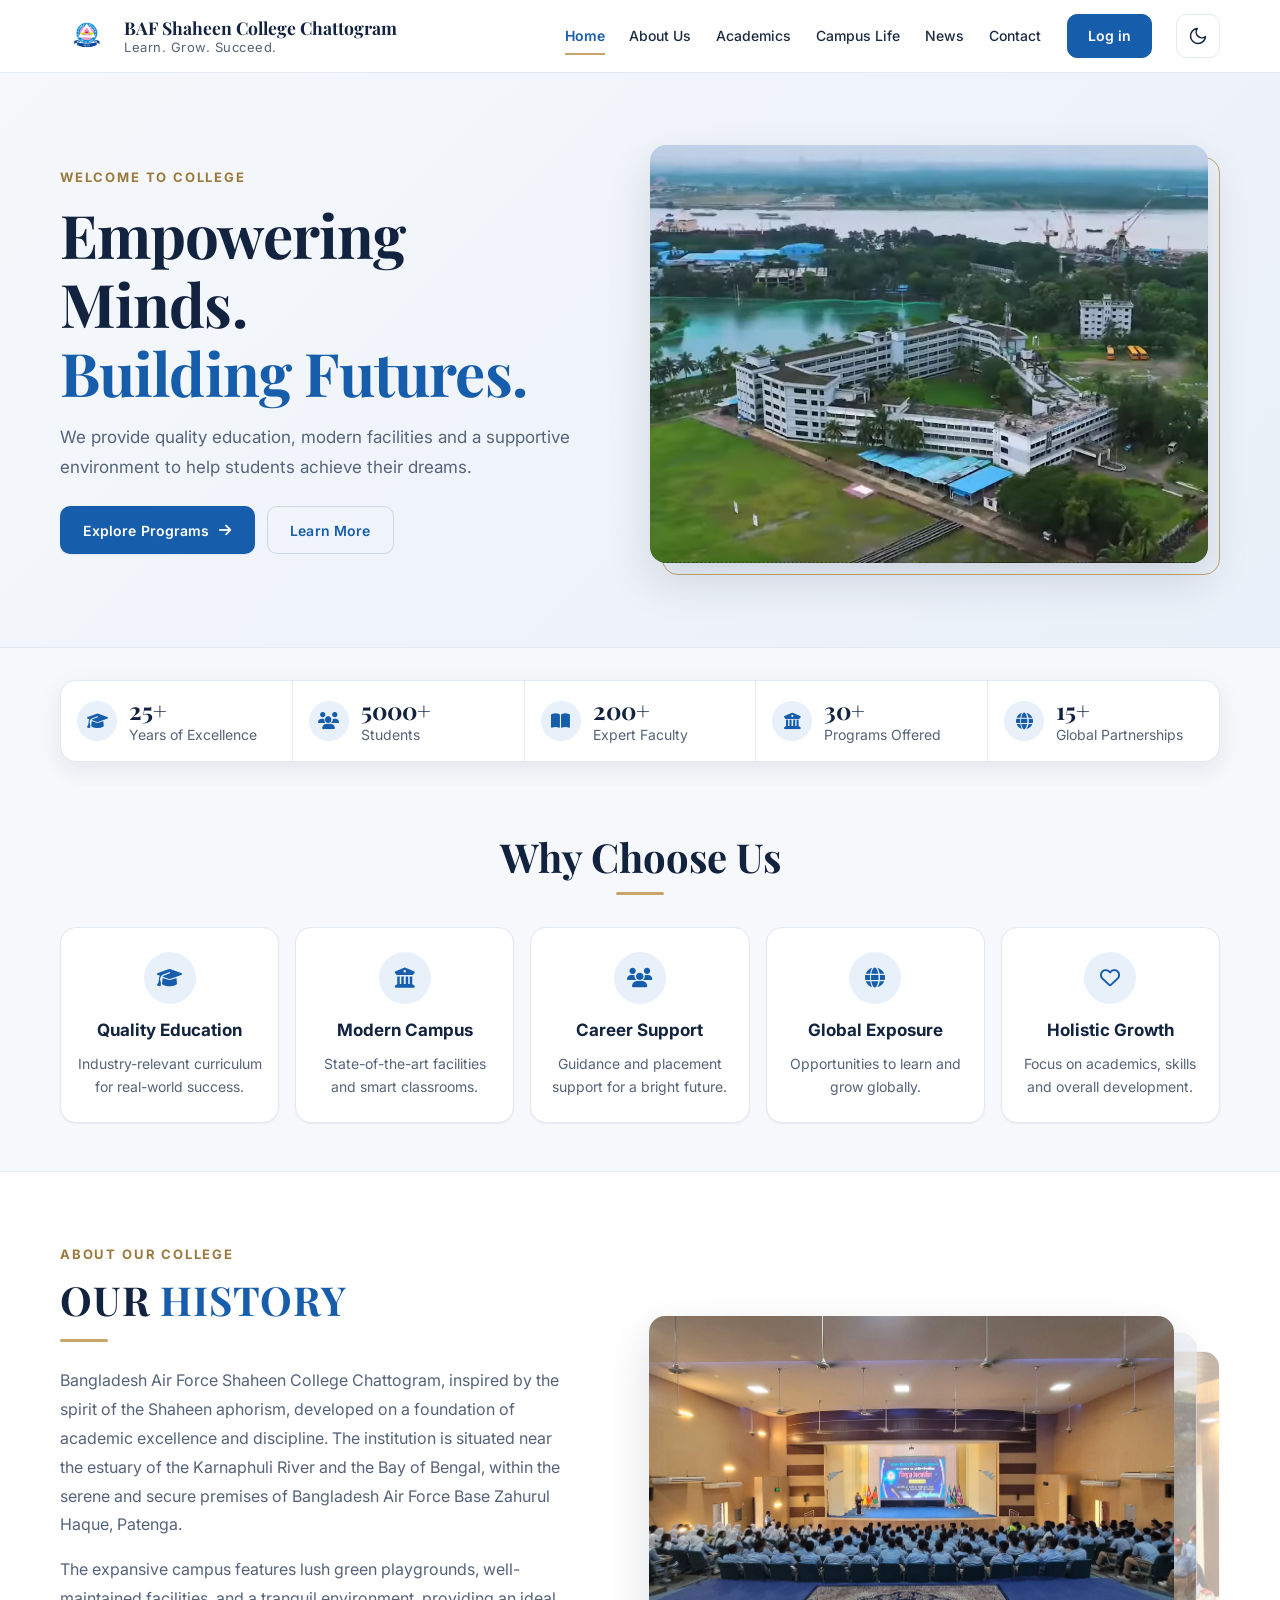
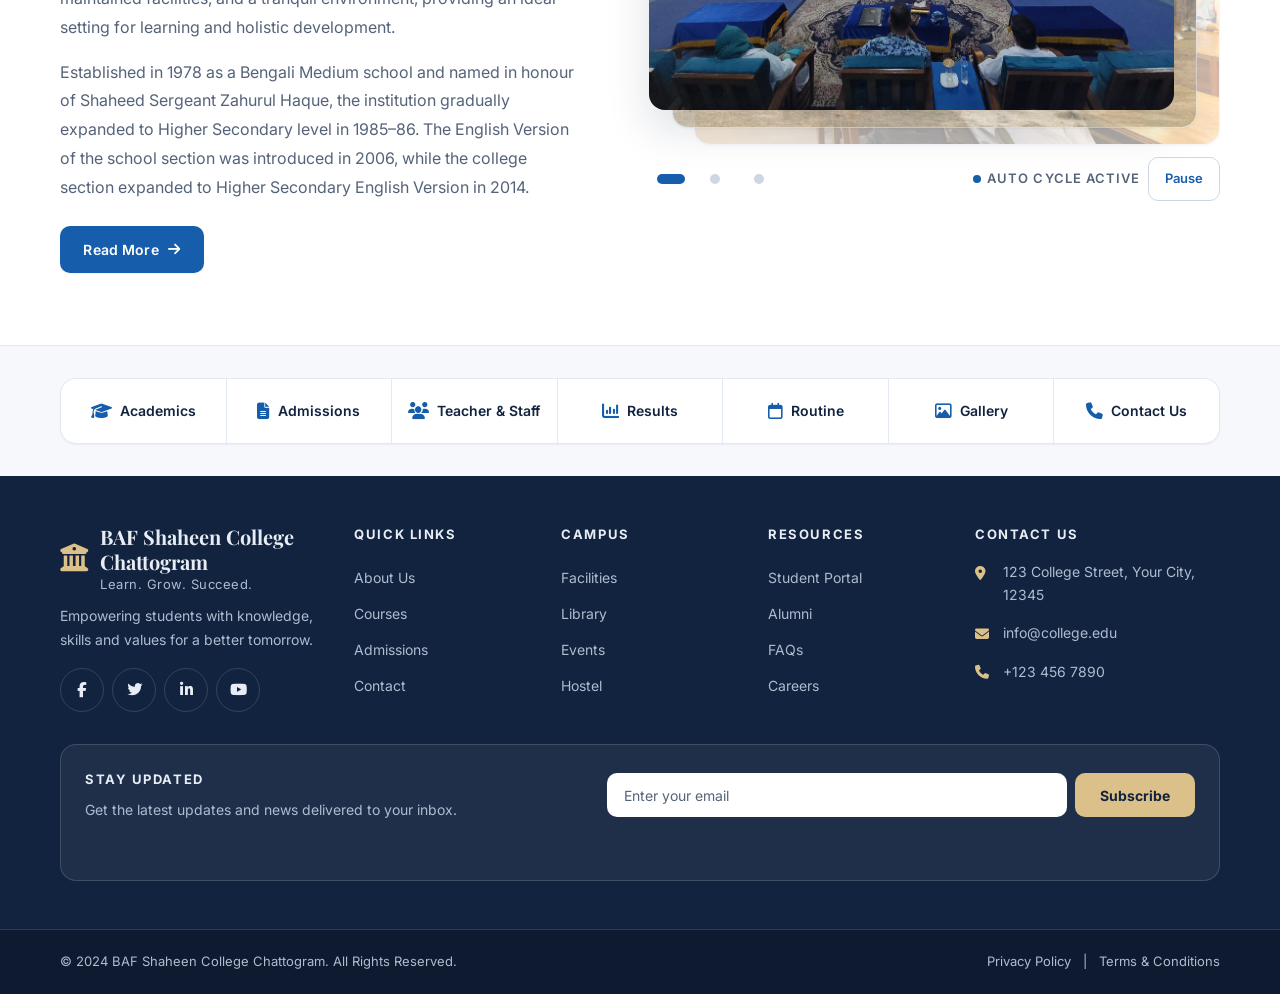
<file: index.html>
<!DOCTYPE html>
<html lang="en" data-theme="light">
<head>
    <meta charset="UTF-8">
    <meta name="viewport" content="width=device-width, initial-scale=1.0">

    <title>BAF Shaheen College Chattogram</title>
    <meta name="description" content="Bangladesh Air Force Shaheen College Chattogram — academic excellence and discipline at Bangladesh Air Force Base Zahurul Haque, Patenga.">
    <meta name="theme-color" content="#f6f8fb" media="(prefers-color-scheme: light)">
    <meta name="theme-color" content="#0c1424" media="(prefers-color-scheme: dark)">

    <!-- Apply the saved / system theme before first paint (prevents a flash) -->
    <script>
        (function () {
            var theme = null;
            try { theme = localStorage.getItem("baf-theme"); } catch (e) {}
            if (theme !== "light" && theme !== "dark") {
                theme = window.matchMedia &&
                        window.matchMedia("(prefers-color-scheme: dark)").matches
                    ? "dark" : "light";
            }
            document.documentElement.setAttribute("data-theme", theme);
        })();
    </script>

    <!-- Fonts -->
    <link rel="preconnect" href="https://fonts.googleapis.com">
    <link rel="preconnect" href="https://fonts.gstatic.com" crossorigin>
    <link href="https://fonts.googleapis.com/css2?family=Inter:wght@400;500;600;700&family=Playfair+Display:wght@600;700&display=swap" rel="stylesheet">

    <!-- Font Awesome (icons) -->
    <link rel="stylesheet" href="https://cdnjs.cloudflare.com/ajax/libs/font-awesome/6.5.1/css/all.min.css" crossorigin="anonymous" referrerpolicy="no-referrer">

    <!-- Main CSS -->
    <link rel="stylesheet" href="homee.css">

    <script src="main.js" defer></script>
</head>

<body>

<a href="#main" class="skip-link">Skip to main content</a>

<!-- ================= HEADER ================= -->

<header class="header">

    <div class="container navbar">

        <a href="#" class="logo" aria-label="BAF Shaheen College Chattogram — home">
            <div class="logo-icon">
                <img src="logo.png" alt="" width="64" height="64">
            </div>

            <div class="logo-text">
                <strong>BAF Shaheen College Chattogram</strong>
                <span>Learn. Grow. Succeed.</span>
            </div>
        </a>

        <nav class="nav-menu" id="primary-nav" aria-label="Primary">
            <a href="#" class="active" aria-current="page">Home</a>
            <a href="#">About Us</a>
            <a href="#">Academics</a>
            <a href="#">Campus Life</a>
            <a href="#">News</a>
            <a href="#">Contact</a>
            <a href="login/logn.html" class="login-link">Log in</a>
        </nav>

        <div class="nav-actions">
            <button type="button" class="theme-toggle" id="themeToggle"
                    aria-label="Switch to dark theme">
                <svg class="icon-moon" viewBox="0 0 24 24" aria-hidden="true" focusable="false">
                    <path d="M21 12.8A9 9 0 1 1 11.2 3a7 7 0 0 0 9.8 9.8z"/>
                </svg>
                <svg class="icon-sun" viewBox="0 0 24 24" aria-hidden="true" focusable="false">
                    <circle cx="12" cy="12" r="4"/>
                    <path d="M12 2v2M12 20v2M4.9 4.9l1.4 1.4M17.7 17.7l1.4 1.4M2 12h2M20 12h2M4.9 19.1l1.4-1.4M17.7 6.3l1.4-1.4"/>
                </svg>
            </button>

            <button type="button" class="mobile-menu" aria-label="Open menu"
                    aria-expanded="false" aria-controls="primary-nav">
                <span class="menu-bars" aria-hidden="true"></span>
            </button>
        </div>

    </div>

</header>


<main id="main">

<!-- ================= HERO ================= -->

<section class="hero" aria-labelledby="hero-title">

    <div class="container hero-content">

        <div class="hero-text">

            <span class="small-title">
                Welcome to College
            </span>

            <h1 id="hero-title">
                Empowering Minds.
                <br>
                <span>Building Futures.</span>
            </h1>

            <p>
                We provide quality education, modern facilities
                and a supportive environment to help students
                achieve their dreams.
            </p>

            <div class="hero-buttons">
                <a href="#" class="primary-btn">
                    Explore Programs
                    <i class="fa-solid fa-arrow-right" aria-hidden="true"></i>
                </a>

                <a href="#" class="secondary-btn">
                    Learn More
                </a>
            </div>

        </div>


        <div class="hero-image">
            <img src="clg.png"
                 alt="Campus of BAF Shaheen College Chattogram"
                 fetchpriority="high">
        </div>

    </div>

</section>


<!-- ================= STATISTICS ================= -->

<section class="stats-section" aria-label="College at a glance">

    <div class="container stats">

        <div class="stat-item">
            <div class="stat-icon">
                <i class="fa-solid fa-graduation-cap" aria-hidden="true"></i>
            </div>
            <div>
                <strong>25+</strong>
                <span>Years of Excellence</span>
            </div>
        </div>

        <div class="stat-item">
            <div class="stat-icon">
                <i class="fa-solid fa-users" aria-hidden="true"></i>
            </div>
            <div>
                <strong>5000+</strong>
                <span>Students</span>
            </div>
        </div>

        <div class="stat-item">
            <div class="stat-icon">
                <i class="fa-solid fa-book-open" aria-hidden="true"></i>
            </div>
            <div>
                <strong>200+</strong>
                <span>Expert Faculty</span>
            </div>
        </div>

        <div class="stat-item">
            <div class="stat-icon">
                <i class="fa-solid fa-building-columns" aria-hidden="true"></i>
            </div>
            <div>
                <strong>30+</strong>
                <span>Programs Offered</span>
            </div>
        </div>

        <div class="stat-item">
            <div class="stat-icon">
                <i class="fa-solid fa-globe" aria-hidden="true"></i>
            </div>
            <div>
                <strong>15+</strong>
                <span>Global Partnerships</span>
            </div>
        </div>

    </div>

</section>


<!-- ================= WHY CHOOSE US ================= -->

<section class="features-section" aria-labelledby="features-title">

    <div class="container">

        <div class="section-heading">
            <h2 id="features-title">Why Choose Us</h2>
            <div class="heading-line"></div>
        </div>

        <div class="features-grid">

            <div class="feature-card">
                <div class="feature-icon">
                    <i class="fa-solid fa-graduation-cap" aria-hidden="true"></i>
                </div>
                <h3>Quality Education</h3>
                <p>
                    Industry-relevant curriculum
                    for real-world success.
                </p>
            </div>

            <div class="feature-card">
                <div class="feature-icon">
                    <i class="fa-solid fa-building-columns" aria-hidden="true"></i>
                </div>
                <h3>Modern Campus</h3>
                <p>
                    State-of-the-art facilities
                    and smart classrooms.
                </p>
            </div>

            <div class="feature-card">
                <div class="feature-icon">
                    <i class="fa-solid fa-users" aria-hidden="true"></i>
                </div>
                <h3>Career Support</h3>
                <p>
                    Guidance and placement
                    support for a bright future.
                </p>
            </div>

            <div class="feature-card">
                <div class="feature-icon">
                    <i class="fa-solid fa-globe" aria-hidden="true"></i>
                </div>
                <h3>Global Exposure</h3>
                <p>
                    Opportunities to learn
                    and grow globally.
                </p>
            </div>

            <div class="feature-card">
                <div class="feature-icon">
                    <i class="fa-regular fa-heart" aria-hidden="true"></i>
                </div>
                <h3>Holistic Growth</h3>
                <p>
                    Focus on academics, skills
                    and overall development.
                </p>
            </div>

        </div>

    </div>

</section>


<!-- ================= HISTORY SECTION ================= -->

<section class="history-section" aria-labelledby="history-title">

    <div class="container history-wrapper">

        <!-- LEFT : HISTORY TEXT -->
        <div class="history-content">

            <span class="history-subtitle">
                About Our College
            </span>

            <h2 id="history-title">
                OUR <span>HISTORY</span>
            </h2>

            <div class="history-line"></div>

            <p>
                Bangladesh Air Force Shaheen College Chattogram, inspired by
                the spirit of the Shaheen aphorism, developed on a foundation
                of academic excellence and discipline. The institution is
                situated near the estuary of the Karnaphuli River and the
                Bay of Bengal, within the serene and secure premises of
                Bangladesh Air Force Base Zahurul Haque, Patenga.
            </p>

            <p>
                The expansive campus features lush green playgrounds,
                well-maintained facilities, and a tranquil environment,
                providing an ideal setting for learning and holistic
                development.
            </p>

            <p>
                Established in 1978 as a Bengali Medium school and named in
                honour of Shaheed Sergeant Zahurul Haque, the institution
                gradually expanded to Higher Secondary level in 1985–86.
                The English Version of the school section was introduced in
                2006, while the college section expanded to Higher Secondary
                English Version in 2014.
            </p>

            <a href="#" class="history-btn">
                Read More
                <i class="fa-solid fa-arrow-right" aria-hidden="true"></i>
            </a>

        </div>


        <!-- RIGHT : IMAGE SLIDER -->
        <div class="history-media" role="region" aria-roledescription="carousel"
             aria-label="College photographs">

            <div class="history-visual">

                <!-- Back image (decorative preview of the slide after next) -->
                <div class="history-card history-card-back">
                    <img src="anim%203.png" alt="" loading="lazy">
                </div>

                <!-- Middle image (decorative preview of the next slide) -->
                <div class="history-card history-card-middle">
                    <img src="anim%202.png" alt="" loading="lazy">
                </div>

                <!-- Main image -->
                <div class="history-main-image">
                    <img id="historySliderImage"
                         src="anim%201.png"
                         alt="Bangladesh Air Force Shaheen College Chattogram, photo 1 of 3"
                         loading="lazy">
                    <div class="image-overlay"></div>
                </div>

            </div>

            <div class="history-controls">

                <div class="history-dots">
                    <button type="button" class="history-dot active"
                            data-image="anim%201.png"
                            aria-label="Show photo 1 of 3"
                            aria-current="true"></button>

                    <button type="button" class="history-dot"
                            data-image="anim%202.png"
                            aria-label="Show photo 2 of 3"></button>

                    <button type="button" class="history-dot"
                            data-image="anim%203.png"
                            aria-label="Show photo 3 of 3"></button>
                </div>

                <div class="auto-cycle" id="autoCycle">
                    <span class="auto-cycle-status" role="status">
                        <span class="pulse-dot" aria-hidden="true"></span>
                        <span id="autoCycleText">Auto cycle active</span>
                    </span>
                    <button type="button" class="history-toggle" id="historyToggle">
                        Pause
                    </button>
                </div>

            </div>

        </div>

    </div>

</section>


<!-- ================= QUICK LINKS ================= -->

<section class="quick-section" aria-label="Quick links">

    <div class="container quick-links">

        <a href="#" class="quick-item">
            <i class="fa-solid fa-graduation-cap" aria-hidden="true"></i>
            <span>Academics</span>
        </a>

        <a href="#" class="quick-item">
            <i class="fa-solid fa-file-lines" aria-hidden="true"></i>
            <span>Admissions</span>
        </a>

        <a href="#" class="quick-item">
            <i class="fa-solid fa-users" aria-hidden="true"></i>
            <span>Teacher &amp; Staff</span>
        </a>

        <a href="#" class="quick-item">
            <i class="fa-solid fa-chart-column" aria-hidden="true"></i>
            <span>Results</span>
        </a>

        <a href="#" class="quick-item">
            <i class="fa-regular fa-calendar" aria-hidden="true"></i>
            <span>Routine</span>
        </a>

        <a href="#" class="quick-item">
            <i class="fa-regular fa-image" aria-hidden="true"></i>
            <span>Gallery</span>
        </a>

        <a href="#" class="quick-item">
            <i class="fa-solid fa-phone" aria-hidden="true"></i>
            <span>Contact Us</span>
        </a>

    </div>

</section>

</main>


<!-- ================= FOOTER ================= -->

<footer class="footer">

    <div class="container footer-grid">

        <!-- College Info -->
        <div class="footer-brand">

            <div class="footer-logo">
                <i class="fa-solid fa-building-columns" aria-hidden="true"></i>
                <div>
                    <strong>BAF Shaheen College Chattogram</strong>
                    <span>Learn. Grow. Succeed.</span>
                </div>
            </div>

            <p>
                Empowering students with knowledge,
                skills and values for a better tomorrow.
            </p>

            <div class="social-icons">
                <a href="#" aria-label="Facebook"><i class="fa-brands fa-facebook-f" aria-hidden="true"></i></a>
                <a href="#" aria-label="Twitter"><i class="fa-brands fa-twitter" aria-hidden="true"></i></a>
                <a href="#" aria-label="LinkedIn"><i class="fa-brands fa-linkedin-in" aria-hidden="true"></i></a>
                <a href="#" aria-label="YouTube"><i class="fa-brands fa-youtube" aria-hidden="true"></i></a>
            </div>

        </div>


        <!-- Quick Links -->
        <div class="footer-column">
            <h4>Quick Links</h4>
            <a href="#">About Us</a>
            <a href="#">Courses</a>
            <a href="#">Admissions</a>
            <a href="#">Contact</a>
        </div>


        <!-- Campus -->
        <div class="footer-column">
            <h4>Campus</h4>
            <a href="#">Facilities</a>
            <a href="#">Library</a>
            <a href="#">Events</a>
            <a href="#">Hostel</a>
        </div>


        <!-- Resources -->
        <div class="footer-column">
            <h4>Resources</h4>
            <a href="#">Student Portal</a>
            <a href="#">Alumni</a>
            <a href="#">FAQs</a>
            <a href="#">Careers</a>
        </div>


        <!-- Contact -->
        <div class="footer-column contact-column">
            <h4>Contact Us</h4>

            <p>
                <i class="fa-solid fa-location-dot" aria-hidden="true"></i>
                <span>123 College Street, Your City, 12345</span>
            </p>

            <p>
                <i class="fa-solid fa-envelope" aria-hidden="true"></i>
                <span>info@college.edu</span>
            </p>

            <p>
                <i class="fa-solid fa-phone" aria-hidden="true"></i>
                <span>+123 456 7890</span>
            </p>
        </div>


        <!-- Newsletter -->
        <div class="newsletter">

            <h4>Stay Updated</h4>

            <p>
                Get the latest updates and news
                delivered to your inbox.
            </p>

            <form id="newsletterForm" novalidate>

                <label for="newsletterEmail" class="sr-only">Email address</label>
                <input id="newsletterEmail"
                       name="email"
                       type="email"
                       placeholder="Enter your email"
                       autocomplete="email"
                       required>

                <button type="submit">Subscribe</button>

            </form>

            <p class="form-message" id="newsletterMessage" role="status" aria-live="polite"></p>

        </div>

    </div>


    <!-- Copyright -->
    <div class="copyright">

        <div class="container copyright-inner">

            <span>
                © 2024 BAF Shaheen College Chattogram. All Rights Reserved.
            </span>

            <div>
                <a href="#">Privacy Policy</a>
                <span aria-hidden="true">|</span>
                <a href="#">Terms &amp; Conditions</a>
            </div>

        </div>

    </div>

</footer>

</body>
</html>
</file>
<file: homee.css>
/* ==========================================================
   BAF SHAHEEN COLLEGE CHATTOGRAM — HOMEPAGE STYLES
   ----------------------------------------------------------
   1.  Design tokens (light + dark)
   2.  Base / reset
   3.  Utilities
   4.  Components (buttons, eyebrow, headings, focus)
   5.  Header & navigation
   6.  Hero
   7.  Statistics
   8.  Why Choose Us
   9.  History & slider
   10. Quick links
   11. Footer & newsletter
   12. Theme-change transition & reduced motion
   Mobile-first: base rules target phones; min-width queries
   progressively enhance. Breakpoints:
   36rem (576) · 48rem (768) · 56.25rem (900) · 68.75rem (1100) · 75rem (1200)
========================================================== */


/* ==========================================================
   1. DESIGN TOKENS
========================================================== */

:root {
    /* Typography */
    --font-sans: "Inter", system-ui, -apple-system, "Segoe UI", Roboto, sans-serif;
    --font-serif: "Playfair Display", Georgia, "Times New Roman", serif;

    --fs-xs: 0.8125rem;
    --fs-sm: 0.875rem;
    --fs-base: 1rem;
    --fs-md: 1.0625rem;
    --fs-lg: 1.25rem;
    --fs-h2: clamp(1.75rem, 1.25rem + 2vw, 2.5rem);
    --fs-h1: clamp(1.85rem, 1.1rem + 3.6vw, 3.75rem);

    /* Spacing scale */
    --space-1: 0.25rem;
    --space-2: 0.5rem;
    --space-3: 0.75rem;
    --space-4: 1rem;
    --space-5: 1.5rem;
    --space-6: 2rem;
    --space-7: 3rem;
    --space-8: 4.5rem;

    /* Shape */
    --radius-sm: 0.375rem;
    --radius-md: 0.625rem;
    --radius-lg: 1rem;

    /* Layout */
    --container: 72.5rem;
    --gutter: clamp(1rem, 4vw, 2rem);
    --header-h: 4.5rem;
    --tap: 2.75rem;

    /* Motion */
    --ease: cubic-bezier(0.2, 0.6, 0.2, 1);
    --t-fast: 0.18s;
    --t-base: 0.25s;

    /* Brand reference colours */
    --navy: #12233f;
    --blue: #165dab;
    --blue-soft: #3978bc;
    --gold: #c7a66a;
}

/* ---------- Light theme (default) ---------- */

:root,
:root[data-theme="light"] {
    color-scheme: light;

    --bg: #f6f8fb;
    --bg-alt: #ffffff;
    --surface: #ffffff;
    --surface-2: #eef3f9;
    --text: #1b2b40;
    --text-muted: #55637a;
    --heading: #12233f;
    --border: #e3e9f1;
    --border-strong: #cdd7e4;

    --primary: #165dab;
    --primary-hover: #0f4a8c;
    --on-primary: #ffffff;
    --link: #165dab;
    --accent: #c7a66a;
    --accent-strong: #9a7a3c;
    --focus: #165dab;

    --header-bg: #ffffff;
    --hero-bg: linear-gradient(135deg, #f6f8fb 0%, #e9f0f9 100%);
    --icon-bg: #e8f0fa;
    --logo-bg: transparent;
    --image-filter: none;

    --shadow-sm: 0 1px 2px rgba(18, 35, 63, 0.06);
    --shadow-md: 0 8px 24px rgba(18, 35, 63, 0.08);
    --shadow-lg: 0 18px 44px rgba(18, 35, 63, 0.14);

    --footer-bg: #12233f;
    --footer-text: #e8edf5;
    --footer-muted: #aebcd0;
    --footer-border: rgba(255, 255, 255, 0.14);
    --footer-panel: rgba(255, 255, 255, 0.06);
    --footer-accent: #dcc08a;
    --footer-bottom-bg: #0d1a30;
    --field-bg: #ffffff;
    --field-text: #1b2b40;
}

/* ---------- Dark theme ---------- */

:root[data-theme="dark"] {
    color-scheme: dark;

    --bg: #0c1424;
    --bg-alt: #0f192c;
    --surface: #14203a;
    --surface-2: #1b2a47;
    --text: #e6ecf5;
    --text-muted: #a5b3c8;
    --heading: #f2f5fa;
    --border: #25344f;
    --border-strong: #35476a;

    --primary: #3978bc;
    --primary-hover: #4a89cd;
    --on-primary: #ffffff;
    --link: #7fb2ea;
    --accent: #d2b27a;
    --accent-strong: #d9bc87;
    --focus: #9cc6f2;

    --header-bg: #0f192c;
    --hero-bg: linear-gradient(135deg, #0c1424 0%, #122038 100%);
    --icon-bg: #1e3050;
    --logo-bg: #f4f7fb;
    --image-filter: brightness(0.92);

    --shadow-sm: 0 1px 2px rgba(0, 0, 0, 0.4);
    --shadow-md: 0 8px 24px rgba(0, 0, 0, 0.35);
    --shadow-lg: 0 18px 44px rgba(0, 0, 0, 0.5);

    --footer-bg: #0a1120;
    --footer-text: #e6ecf5;
    --footer-muted: #a5b3c8;
    --footer-border: rgba(255, 255, 255, 0.12);
    --footer-panel: rgba(255, 255, 255, 0.05);
    --footer-accent: #d9bc87;
    --footer-bottom-bg: #070c17;
    --field-bg: #1b2a47;
    --field-text: #e6ecf5;
}


/* ==========================================================
   2. BASE
========================================================== */

*,
*::before,
*::after {
    box-sizing: border-box;
}

* {
    margin: 0;
    padding: 0;
}

html {
    scroll-behavior: smooth;
    scroll-padding-top: var(--header-h);
    -webkit-text-size-adjust: 100%;
}

body {
    font-family: var(--font-sans);
    font-size: var(--fs-base);
    line-height: 1.65;
    color: var(--text);
    background: var(--bg);
    overflow-x: clip;
}

h1,
h2,
h3,
h4 {
    color: var(--heading);
    overflow-wrap: break-word;
}

h1,
h2 {
    font-family: var(--font-serif);
    font-weight: 700;
    line-height: 1.15;
}

a {
    color: inherit;
    text-decoration: none;
}

img {
    display: block;
    max-width: 100%;
    filter: var(--image-filter);
}

img.is-missing {
    opacity: 0;
    color: transparent;
}

button,
input {
    font: inherit;
    color: inherit;
}

button {
    cursor: pointer;
}

ul {
    list-style: none;
}

.container {
    width: min(var(--container), 100% - 2 * var(--gutter));
    margin-inline: auto;
}

section {
    min-width: 0;
}


/* ==========================================================
   3. UTILITIES
========================================================== */

.sr-only {
    position: absolute;
    width: 1px;
    height: 1px;
    margin: -1px;
    padding: 0;
    overflow: hidden;
    clip: rect(0, 0, 0, 0);
    white-space: nowrap;
    border: 0;
}

.skip-link {
    position: absolute;
    left: var(--space-4);
    top: -4rem;
    z-index: 200;
    padding: var(--space-3) var(--space-4);
    background: var(--primary);
    color: var(--on-primary);
    border-radius: var(--radius-md);
    font-weight: 600;
    transition: top var(--t-fast) var(--ease);
}

.skip-link:focus {
    top: var(--space-3);
}


/* ==========================================================
   4. COMPONENTS
========================================================== */

:focus-visible {
    outline: 3px solid var(--focus);
    outline-offset: 3px;
    border-radius: var(--radius-sm);
}

/* Eyebrow / label */
.small-title,
.history-subtitle {
    display: block;
    margin-bottom: var(--space-3);
    color: var(--accent-strong);
    font-size: var(--fs-xs);
    font-weight: 700;
    letter-spacing: 0.14em;
    text-transform: uppercase;
}

/* Buttons */
.primary-btn,
.secondary-btn,
.history-btn {
    min-height: var(--tap);
    padding: 0.7rem 1.4rem;
    display: inline-flex;
    align-items: center;
    justify-content: center;
    gap: 0.6rem;
    border-radius: var(--radius-md);
    border: 1px solid transparent;
    font-size: var(--fs-sm);
    font-weight: 600;
    letter-spacing: 0.01em;
    text-align: center;
    transition:
        background-color var(--t-base) var(--ease),
        border-color var(--t-base) var(--ease),
        color var(--t-base) var(--ease),
        box-shadow var(--t-base) var(--ease);
}

.primary-btn,
.history-btn {
    background: var(--primary);
    color: var(--on-primary);
    box-shadow: var(--shadow-sm);
}

.primary-btn:hover,
.history-btn:hover {
    background: var(--primary-hover);
    box-shadow: var(--shadow-md);
}

.secondary-btn {
    background: transparent;
    color: var(--link);
    border-color: var(--border-strong);
}

.secondary-btn:hover {
    border-color: var(--link);
    background: var(--surface-2);
}

/* Section heading */
.section-heading {
    text-align: center;
    margin-bottom: var(--space-6);
}

.section-heading h2 {
    font-size: var(--fs-h2);
}

.heading-line {
    width: 3rem;
    height: 3px;
    margin: var(--space-3) auto 0;
    border-radius: 2px;
    background: var(--accent);
}


/* ==========================================================
   5. HEADER & NAVIGATION
========================================================== */

.header {
    position: sticky;
    top: 0;
    z-index: 100;
    min-height: var(--header-h);
    background: var(--header-bg);
    border-bottom: 1px solid var(--border);
}

.navbar {
    min-height: var(--header-h);
    display: flex;
    align-items: center;
    gap: var(--space-3);
    padding-block: var(--space-2);
}

/* Logo */

.logo {
    min-width: 0;
    display: flex;
    align-items: center;
    gap: var(--space-3);
}

.logo-icon {
    flex: none;
    border-radius: var(--radius-md);
   
    background: transparent;
    padding: 2px;
}

.logo-icon img {
    width: 50px;
    height: 50px;
    object-fit: contain;
    filter: none;
}

.logo-icon img.is-missing {
    display: none;
}

.logo-text {
    min-width: 0;
    display: flex;
    flex-direction: column;
    line-height: 1.2;
}

.logo-text strong {
    font-family: var(--font-serif);
    font-size: clamp(0.8rem, 0.68rem + 0.55vw, 1.1rem);
    font-weight: 700;
    color: var(--heading);
    letter-spacing: 0;
}

.logo-text span {
    display: none;
    margin-top: 2px;
    color: var(--text-muted);
    font-size: var(--fs-xs);
    letter-spacing: 0.04em;
}

/* Actions: theme toggle + menu button */

.nav-actions {
    margin-left: auto;
    display: flex;
    align-items: center;
}

.theme-toggle,
.mobile-menu {
    width: var(--tap);
    height: var(--tap);
    flex: none;
    display: inline-flex;
    align-items: center;
    justify-content: center;
    border: 1px solid var(--border);
    border-radius: var(--radius-md);
    background: var(--surface);
    color: var(--heading);
    transition:
        background-color var(--t-base) var(--ease),
        border-color var(--t-base) var(--ease),
        color var(--t-base) var(--ease);
}

.theme-toggle:hover,
.mobile-menu:hover {
    background: var(--surface-2);
    border-color: var(--border-strong);
}

.theme-toggle svg {
    width: 1.25rem;
    height: 1.25rem;
    fill: none;
    stroke: currentColor;
    stroke-width: 1.8;
    stroke-linecap: round;
    stroke-linejoin: round;
}

.theme-toggle .icon-sun {
    display: none;
}

:root[data-theme="dark"] .theme-toggle .icon-sun {
    display: block;
}

:root[data-theme="dark"] .theme-toggle .icon-moon {
    display: none;
}

/* Hamburger drawn with CSS (no icon-font dependency) */

.menu-bars,
.menu-bars::before,
.menu-bars::after {
    display: block;
    width: 1.25rem;
    height: 2px;
    border-radius: 2px;
    background: currentColor;
    transition:
        transform var(--t-base) var(--ease),
        opacity var(--t-fast) var(--ease);
}

.menu-bars {
    position: relative;
}

.menu-bars::before,
.menu-bars::after {
    content: "";
    position: absolute;
    left: 0;
}

.menu-bars::before {
    top: -6px;
}

.menu-bars::after {
    top: 6px;
}

.mobile-menu[aria-expanded="true"] .menu-bars {
    background: transparent;
}

.mobile-menu[aria-expanded="true"] .menu-bars::before {
    transform: translateY(6px) rotate(45deg);
}

.mobile-menu[aria-expanded="true"] .menu-bars::after {
    transform: translateY(-6px) rotate(-45deg);
}

.mobile-menu {
    margin-left: var(--space-2);
}

/* Navigation (mobile panel) */

.nav-menu {
    display: none;
    position: absolute;
    left: 0;
    right: 0;
    top: 100%;
    flex-direction: column;
    max-height: calc(100dvh - var(--header-h));
    overflow-y: auto;
    padding: var(--space-2) var(--gutter) var(--space-4);
    background: var(--header-bg);
    border-bottom: 1px solid var(--border);
    box-shadow: var(--shadow-md);
}

.nav-menu.show {
    display: flex;
}

.nav-menu a {
    position: relative;
    min-height: 3rem;
    display: flex;
    align-items: center;
    padding: 0.5rem var(--space-2);
    color: var(--text);
    font-size: var(--fs-md);
    font-weight: 500;
    border-bottom: 1px solid var(--border);
    transition: color var(--t-fast) var(--ease);
}

.nav-menu a:hover,
.nav-menu a.active {
    color: var(--link);
}

.nav-menu a.active {
    font-weight: 600;
}

.nav-menu .login-link {
    margin-top: var(--space-4);
    justify-content: center;
    border: 1px solid var(--primary);
    border-radius: var(--radius-md);
    background: var(--primary);
    color: var(--on-primary);
    font-weight: 600;
}

.nav-menu .login-link:hover {
    background: var(--primary-hover);
    color: var(--on-primary);
}

@media (min-width: 36rem) {
    .logo-text span {
        display: block;
    }

    .logo-icon img {
        width: 3rem;
        height: 3rem;
    }
}

/* Desktop navigation */

@media (min-width: 75rem) {
    .nav-menu {
        position: static;
        display: flex;
        flex-direction: row;
        align-items: center;
        gap: var(--space-1);
        max-height: none;
        overflow: visible;
        margin-left: auto;
        padding: 0;
        background: transparent;
        border: 0;
        box-shadow: none;
    }

    .nav-actions {
        margin-left: var(--space-3);
    }

    .nav-menu a {
        min-height: var(--tap);
        padding: 0.5rem 0.65rem;
        border-bottom: 0;
        font-size: var(--fs-sm);
        white-space: nowrap;
    }

    .nav-menu a:not(.login-link)::after {
        content: "";
        position: absolute;
        left: 0.65rem;
        right: 0.65rem;
        bottom: 0.2rem;
        height: 2px;
        background: var(--accent);
        transform: scaleX(0);
        transition: transform var(--t-base) var(--ease);
    }

    .nav-menu a:not(.login-link):hover::after,
    .nav-menu a.active::after {
        transform: scaleX(1);
    }

    .nav-menu .login-link {
        margin: 0 0 0 var(--space-3);
        padding-inline: 1.25rem;
    }

    .mobile-menu {
        display: none;
    }
}


/* ==========================================================
   6. HERO
========================================================== */

.hero {
    background: var(--hero-bg);
    border-bottom: 1px solid var(--border);
    overflow: hidden;
}

.hero-content {
    display: grid;
    gap: var(--space-6);
    align-items: center;
    padding-block: var(--space-7);
}

.hero-text {
    min-width: 0;
}

.hero h1 {
    font-size: var(--fs-h1);
    letter-spacing: -0.015em;
}

.hero h1 span {
    color: var(--link);
}

.hero p {
    max-width: 34rem;
    margin-top: var(--space-4);
    color: var(--text-muted);
    font-size: var(--fs-md);
    line-height: 1.75;
}

.hero-buttons {
    display: flex;
    flex-wrap: wrap;
    gap: var(--space-3);
    margin-top: var(--space-5);
}

.hero-image {
    position: relative;
    min-width: 0;
    padding: 0 0.75rem 0.75rem 0;
}

.hero-image::before {
    content: "";
    position: absolute;
    inset: 0.75rem 0 0 0.75rem;
    border: 1px solid var(--accent);
    border-radius: var(--radius-lg);
    pointer-events: none;
}

.hero-image img {
    position: relative;
    width: 100%;
    aspect-ratio: 4 / 3;
    object-fit: cover;
    object-position: center;
    border-radius: var(--radius-lg);
    background: var(--surface-2);
    box-shadow: var(--shadow-lg);
}

@media (min-width: 56.25rem) {
    .hero-content {
        grid-template-columns: minmax(0, 1fr) minmax(0, 1.1fr);
        gap: var(--space-8);
        padding-block: var(--space-8);
    }
}


/* ==========================================================
   7. STATISTICS
   Grid with 1px gaps over a border-coloured backing gives
   clean dividers at every column count.
========================================================== */

.stats-section {
    padding-block: var(--space-6) var(--space-5);
    background: var(--bg);
}

.stats {
    display: grid;
    grid-template-columns: repeat(2, minmax(0, 1fr));
    gap: 1px;
    background: var(--border);
    border: 1px solid var(--border);
    border-radius: var(--radius-lg);
    box-shadow: var(--shadow-md);
    overflow: hidden;
}

.stat-item {
    min-width: 0;
    display: flex;
    align-items: center;
    gap: var(--space-3);
    padding: var(--space-4);
    background: var(--surface);
}

.stat-item:last-child {
    grid-column: 1 / -1;
}

.stat-icon {
    flex: none;
    width: 2.5rem;
    height: 2.5rem;
    display: flex;
    align-items: center;
    justify-content: center;
    border-radius: 50%;
    background: var(--icon-bg);
    color: var(--link);
    font-size: 1.05rem;
}

.stat-item strong {
    display: block;
    font-family: var(--font-serif);
    font-size: 1.5rem;
    line-height: 1.1;
    color: var(--heading);
}

.stat-item span {
    display: block;
    margin-top: 2px;
    color: var(--text-muted);
    font-size: var(--fs-sm);
    line-height: 1.35;
}

@media (max-width: 22.4375rem) {
    .stats {
        grid-template-columns: minmax(0, 1fr);
    }
}

@media (min-width: 40rem) {
    .stats {
        grid-template-columns: repeat(6, minmax(0, 1fr));
    }

    .stat-item {
        grid-column: span 2;
    }

    .stat-item:nth-child(4),
    .stat-item:nth-child(5) {
        grid-column: span 3;
    }

    .stat-item:last-child {
        grid-column: span 3;
    }
}

@media (min-width: 68.75rem) {
    .stats {
        grid-template-columns: repeat(5, minmax(0, 1fr));
    }

    .stat-item,
    .stat-item:nth-child(4),
    .stat-item:nth-child(5),
    .stat-item:last-child {
        grid-column: auto;
    }
}


/* ==========================================================
   8. WHY CHOOSE US
========================================================== */

.features-section {
    padding-block: var(--space-7);
    background: var(--bg);
}

.features-grid {
    display: grid;
    grid-template-columns: minmax(0, 1fr);
    gap: var(--space-4);
}

.feature-card {
    min-width: 0;
    padding: var(--space-5) var(--space-4);
    text-align: center;
    background: var(--surface);
    border: 1px solid var(--border);
    border-radius: var(--radius-lg);
    box-shadow: var(--shadow-sm);
    transition:
        transform var(--t-base) var(--ease),
        box-shadow var(--t-base) var(--ease),
        border-color var(--t-base) var(--ease);
}

.feature-card:hover {
    transform: translateY(-3px);
    border-color: var(--accent);
    box-shadow: var(--shadow-md);
}

.feature-icon {
    width: 3.25rem;
    height: 3.25rem;
    margin: 0 auto var(--space-3);
    display: flex;
    align-items: center;
    justify-content: center;
    border-radius: 50%;
    background: var(--icon-bg);
    color: var(--link);
    font-size: 1.25rem;
}

.feature-card h3 {
    margin-bottom: var(--space-2);
    font-size: var(--fs-md);
    font-weight: 700;
}

.feature-card p {
    color: var(--text-muted);
    font-size: var(--fs-sm);
    line-height: 1.65;
}

@media (min-width: 36rem) {
    .features-grid {
        grid-template-columns: repeat(6, minmax(0, 1fr));
    }

    .feature-card {
        grid-column: span 2;
    }

    .feature-card:nth-child(4) {
        grid-column: 2 / span 2;
    }

    .feature-card:nth-child(5) {
        grid-column: 4 / span 2;
    }
}

@media (min-width: 68.75rem) {
    .features-grid {
        grid-template-columns: repeat(5, minmax(0, 1fr));
        gap: var(--space-4);
    }

    .feature-card,
    .feature-card:nth-child(4),
    .feature-card:nth-child(5) {
        grid-column: auto;
    }
}


/* ==========================================================
   9. HISTORY & SLIDER
========================================================== */

.history-section {
    position: relative;
    padding-block: var(--space-7);
    background: var(--bg-alt);
    border-block: 1px solid var(--border);
    overflow: hidden;
}

.history-wrapper {
    display: grid;
    gap: var(--space-6);
    align-items: center;
}

.history-content {
    min-width: 0;
}

.history-content h2 {
    font-size: var(--fs-h2);
    letter-spacing: 0.02em;
}

.history-content h2 span {
    color: var(--link);
}

.history-line {
    width: 3rem;
    height: 3px;
    margin: var(--space-4) 0 var(--space-5);
    border-radius: 2px;
    background: var(--accent);
}

.history-content p {
    margin-bottom: var(--space-4);
    color: var(--text-muted);
    font-size: var(--fs-base);
    line-height: 1.8;
}

.history-btn {
    margin-top: var(--space-2);
}

/* Media column */

.history-media {
    min-width: 0;
}

.history-visual {
    position: relative;
    width: 100%;
    aspect-ratio: 4 / 3;
}

.history-card,
.history-main-image {
    position: absolute;
    overflow: hidden;
    border-radius: var(--radius-lg);
    background: var(--surface-2);
}

.history-card img,
.history-main-image img {
    width: 100%;
    height: 100%;
    object-fit: cover;
    object-position: center;
}

.history-card {
    border: 1px solid var(--border);
    box-shadow: var(--shadow-sm);
}

.history-card-back {
    inset: 8% 0 0 8%;
    opacity: 0.35;
    z-index: 1;
}

.history-card-middle {
    inset: 4% 4% 4% 4%;
    opacity: 0.6;
    z-index: 2;
}

.history-main-image {
    inset: 0 8% 8% 0;
    z-index: 3;
    box-shadow: var(--shadow-lg);
}

.history-main-image img {
    transition: opacity 0.35s var(--ease);
}

.history-main-image img.changing {
    opacity: 0;
}

.image-overlay {
    position: absolute;
    inset: 0;
    pointer-events: none;
    background: linear-gradient(to bottom, transparent 60%, rgba(18, 35, 63, 0.18));
}

/* Slider controls (below the image, so they never overlap it) */

.history-controls {
    display: flex;
    flex-wrap: wrap;
    align-items: center;
    justify-content: space-between;
    gap: var(--space-2) var(--space-4);
    margin-top: var(--space-3);
}

.history-dots {
    display: flex;
    align-items: center;
}

.history-dot {
    width: var(--tap);
    height: var(--tap);
    display: grid;
    place-items: center;
    padding: 0;
    border: 0;
    background: none;
}

.history-dot::before {
    content: "";
    width: 0.625rem;
    height: 0.625rem;
    border-radius: 999px;
    background: var(--border-strong);
    transition:
        width var(--t-base) var(--ease),
        background-color var(--t-base) var(--ease);
}

.history-dot:hover::before {
    background: var(--link);
}

.history-dot.active::before {
    width: 1.75rem;
    background: var(--primary);
}

.auto-cycle {
    display: inline-flex;
    align-items: center;
    gap: var(--space-2);
}

.auto-cycle-status {
    display: inline-flex;
    align-items: center;
    gap: 0.4rem;
    color: var(--text-muted);
    font-size: var(--fs-xs);
    font-weight: 600;
    letter-spacing: 0.08em;
    text-transform: uppercase;
}

.pulse-dot {
    width: 0.5rem;
    height: 0.5rem;
    border-radius: 50%;
    background: var(--primary);
    animation: pulseAnimation 1.8s infinite;
}

.auto-cycle.is-paused .pulse-dot {
    background: var(--border-strong);
    animation: none;
}

.history-toggle {
    min-height: var(--tap);
    padding: 0 var(--space-4);
    border: 1px solid var(--border-strong);
    border-radius: var(--radius-md);
    background: transparent;
    color: var(--link);
    font-size: var(--fs-xs);
    font-weight: 600;
    transition:
        background-color var(--t-base) var(--ease),
        border-color var(--t-base) var(--ease);
}

.history-toggle:hover {
    background: var(--surface-2);
    border-color: var(--link);
}

@keyframes pulseAnimation {
    0% {
        box-shadow: 0 0 0 0 rgba(57, 120, 188, 0.5);
    }

    70% {
        box-shadow: 0 0 0 7px rgba(57, 120, 188, 0);
    }

    100% {
        box-shadow: 0 0 0 0 rgba(57, 120, 188, 0);
    }
}

@media (min-width: 56.25rem) {
    .history-wrapper {
        grid-template-columns: minmax(0, 0.95fr) minmax(0, 1.05fr);
        gap: var(--space-8);
    }

    .history-section {
        padding-block: var(--space-8);
    }
}


/* ==========================================================
   10. QUICK LINKS
========================================================== */

.quick-section {
    padding-block: var(--space-6);
    background: var(--bg);
}

.quick-links {
    display: grid;
    grid-template-columns: repeat(2, minmax(0, 1fr));
    gap: 1px;
    background: var(--border);
    border: 1px solid var(--border);
    border-radius: var(--radius-lg);
    box-shadow: var(--shadow-sm);
    overflow: hidden;
}

.quick-item {
    min-width: 0;
    min-height: 3.5rem;
    display: flex;
    align-items: center;
    justify-content: center;
    gap: var(--space-2);
    padding: var(--space-3) var(--space-3);
    background: var(--surface);
    color: var(--heading);
    font-size: var(--fs-sm);
    font-weight: 600;
    text-align: center;
    transition:
        background-color var(--t-base) var(--ease),
        color var(--t-base) var(--ease);
}

.quick-item:last-child {
    grid-column: 1 / -1;
}

.quick-item i {
    flex: none;
    color: var(--link);
    font-size: 1.05rem;
    transition: color var(--t-base) var(--ease);
}

.quick-item:hover {
    background: var(--primary);
    color: var(--on-primary);
}

.quick-item:hover i {
    color: var(--on-primary);
}

.quick-item:focus-visible {
    outline-offset: -3px;
}

@media (min-width: 40rem) {
    .quick-links {
        grid-template-columns: repeat(12, minmax(0, 1fr));
    }

    .quick-item {
        grid-column: span 3;
    }

    .quick-item:nth-child(n + 5) {
        grid-column: span 4;
    }

    .quick-item:last-child {
        grid-column: span 4;
    }
}

@media (min-width: 68.75rem) {
    .quick-links {
        grid-template-columns: repeat(7, minmax(0, 1fr));
    }

    .quick-item,
    .quick-item:nth-child(n + 5),
    .quick-item:last-child {
        grid-column: auto;
        min-height: 4rem;
    }
}


/* ==========================================================
   11. FOOTER & NEWSLETTER
========================================================== */

.footer {
    background: var(--footer-bg);
    color: var(--footer-text);
}

.footer-grid {
    display: grid;
    grid-template-columns: minmax(0, 1fr);
    gap: var(--space-6);
    padding-block: var(--space-7);
}

.footer-brand,
.newsletter {
    grid-column: 1 / -1;
}

.footer-logo {
    display: flex;
    align-items: center;
    gap: var(--space-3);
    margin-bottom: var(--space-3);
}

.footer-logo > i {
    flex: none;
    color: var(--footer-accent);
    font-size: 1.75rem;
}

.footer-logo div {
    display: flex;
    flex-direction: column;
    line-height: 1.25;
}

.footer-logo strong {
    font-family: var(--font-serif);
    font-size: var(--fs-lg);
    color: var(--footer-text);
}

.footer-logo span {
    margin-top: 2px;
    color: var(--footer-muted);
    font-size: var(--fs-xs);
    letter-spacing: 0.04em;
}

.footer-brand p {
    max-width: 24rem;
    color: var(--footer-muted);
    font-size: var(--fs-sm);
    line-height: 1.7;
}

/* Social */

.social-icons {
    display: flex;
    flex-wrap: wrap;
    gap: var(--space-2);
    margin-top: var(--space-4);
}

.social-icons a {
    width: var(--tap);
    height: var(--tap);
    display: flex;
    align-items: center;
    justify-content: center;
    border: 1px solid var(--footer-border);
    border-radius: 50%;
    color: var(--footer-text);
    font-size: 0.95rem;
    transition:
        background-color var(--t-base) var(--ease),
        border-color var(--t-base) var(--ease),
        color var(--t-base) var(--ease);
}

.social-icons a:hover {
    border-color: var(--footer-accent);
    color: var(--footer-accent);
}

/* Columns */

.footer-column {
    min-width: 0;
    display: flex;
    flex-direction: column;
    gap: var(--space-1);
}

.footer-column h4,
.newsletter h4 {
    margin-bottom: var(--space-3);
    color: var(--footer-text);
    font-family: var(--font-sans);
    font-size: var(--fs-xs);
    font-weight: 700;
    letter-spacing: 0.12em;
    text-transform: uppercase;
}

.footer-column a {
    width: fit-content;
    min-height: 2rem;
    display: inline-flex;
    align-items: center;
    color: var(--footer-muted);
    font-size: var(--fs-sm);
    transition: color var(--t-fast) var(--ease);
}

.footer-column a:hover {
    color: var(--footer-accent);
}

.footer .footer-column a:focus-visible,
.footer .social-icons a:focus-visible,
.footer .copyright a:focus-visible {
    outline-color: var(--footer-accent);
}

.contact-column p {
    display: flex;
    align-items: flex-start;
    gap: var(--space-3);
    margin-bottom: var(--space-3);
    color: var(--footer-muted);
    font-size: var(--fs-sm);
    line-height: 1.6;
    overflow-wrap: anywhere;
}

.contact-column i {
    flex: none;
    width: 1rem;
    margin-top: 0.3rem;
    color: var(--footer-accent);
}

/* Newsletter */

.newsletter {
    padding: var(--space-5);
    background: var(--footer-panel);
    border: 1px solid var(--footer-border);
    border-radius: var(--radius-lg);
}

.newsletter p {
    margin-bottom: var(--space-4);
    color: var(--footer-muted);
    font-size: var(--fs-sm);
    line-height: 1.65;
}

.newsletter form {
    display: flex;
    flex-wrap: wrap;
    gap: var(--space-2);
}

.newsletter input {
    flex: 1 1 13rem;
    min-width: 0;
    min-height: var(--tap);
    padding: 0 var(--space-4);
    border: 1px solid var(--footer-border);
    border-radius: var(--radius-md);
    background: var(--field-bg);
    color: var(--field-text);
    font-size: var(--fs-sm);
}

.newsletter input::placeholder {
    color: var(--text-muted);
    opacity: 1;
}

.newsletter input[aria-invalid="true"] {
    border-color: #f0a3a3;
    box-shadow: 0 0 0 2px rgba(240, 163, 163, 0.35);
}

.newsletter input:focus-visible,
.newsletter button:focus-visible {
    outline-color: var(--footer-accent);
}

.newsletter button {
    flex: 0 0 auto;
    min-height: var(--tap);
    padding: 0 var(--space-5);
    border: 1px solid transparent;
    border-radius: var(--radius-md);
    background: var(--footer-accent);
    color: #12233f;
    font-size: var(--fs-sm);
    font-weight: 700;
    transition: background-color var(--t-base) var(--ease);
}

.newsletter button:hover {
    background: #ecd7ab;
}

.form-message {
    min-height: 1.4rem;
    margin: var(--space-3) 0 0;
    font-size: var(--fs-sm);
    color: var(--footer-muted);
}

.form-message.is-error {
    color: #f6b4b4;
}

.form-message.is-info {
    color: var(--footer-text);
}

/* Copyright */

.copyright {
    background: var(--footer-bottom-bg);
    border-top: 1px solid var(--footer-border);
}

.copyright-inner {
    display: flex;
    flex-direction: column;
    gap: var(--space-2);
    padding-block: var(--space-4);
    color: var(--footer-muted);
    font-size: var(--fs-xs);
}

.copyright-inner div {
    display: flex;
    flex-wrap: wrap;
    align-items: center;
    gap: var(--space-2) var(--space-3);
}

.copyright-inner a {
    min-height: 2rem;
    display: inline-flex;
    align-items: center;
    transition: color var(--t-fast) var(--ease);
}

.copyright-inner a:hover {
    color: var(--footer-accent);
}

@media (min-width: 36rem) {
    .footer-grid {
        grid-template-columns: repeat(2, minmax(0, 1fr));
    }

    .copyright-inner {
        flex-direction: row;
        align-items: center;
        justify-content: space-between;
    }
}

@media (min-width: 56.25rem) {
    .footer-grid {
        grid-template-columns: repeat(4, minmax(0, 1fr));
    }

    .newsletter {
        display: grid;
        grid-template-columns: minmax(0, 1fr) minmax(0, 1.2fr);
        column-gap: var(--space-6);
        align-items: center;
    }

    .newsletter h4,
    .newsletter p {
        grid-column: 1;
        margin-bottom: 0;
    }

    .newsletter h4 {
        margin-bottom: var(--space-2);
    }

    .newsletter form,
    .newsletter .form-message {
        grid-column: 2;
    }

    .newsletter form {
        grid-row: 1 / span 2;
    }

    .newsletter .form-message {
        grid-row: 3;
    }
}

@media (min-width: 68.75rem) {
    .footer-grid {
        grid-template-columns: 1.5fr 1fr 1fr 1fr 1.4fr;
        column-gap: var(--space-6);
    }

    .footer-brand {
        grid-column: auto;
    }
}


/* ==========================================================
   12. THEME-CHANGE TRANSITION & REDUCED MOTION
========================================================== */

html.theme-animating,
html.theme-animating *,
html.theme-animating *::before,
html.theme-animating *::after {
    transition:
        background-color 0.25s ease,
        color 0.25s ease,
        border-color 0.25s ease,
        box-shadow 0.25s ease,
        fill 0.25s ease,
        stroke 0.25s ease !important;
}

@media (prefers-reduced-motion: reduce) {
    html {
        scroll-behavior: auto;
    }

    *,
    *::before,
    *::after {
        animation: none !important;
        transition-duration: 0.01ms !important;
    }

    .feature-card:hover {
        transform: none;
    }
}
</file>
